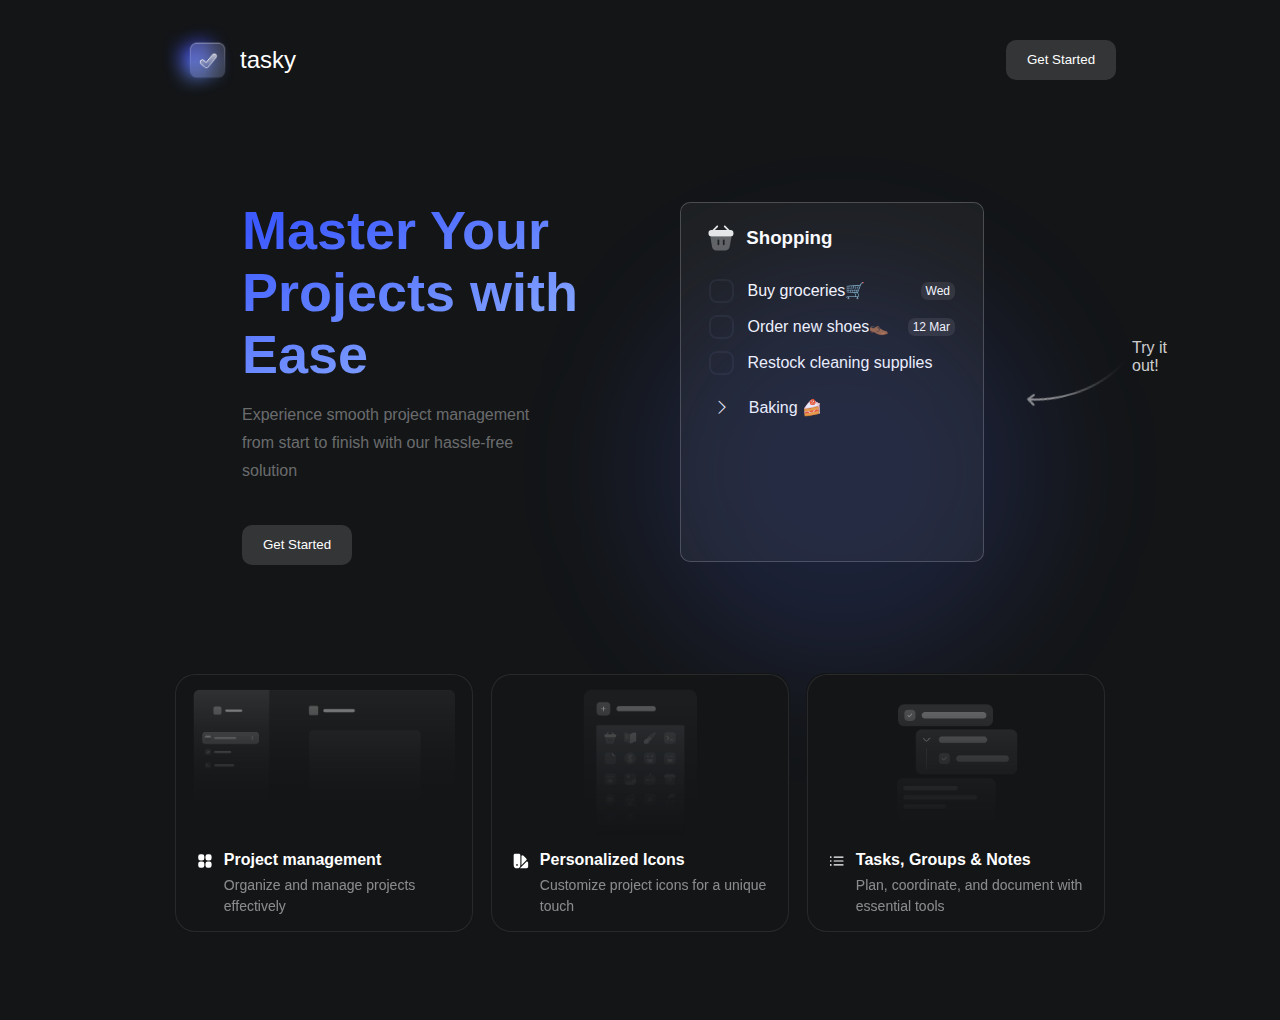
<file: index.html>
<!DOCTYPE html>
<html lang="en">
   <head>
      <meta charset="UTF-8">
      <meta http-equiv="X-UA-Compatible" content="IE=edge">
      <meta name="viewport" content="width=device-width, initial-scale=1.0">
      <title>tasky</title>
      <link rel="stylesheet" href="lp-style.css">
      <script defer src="lp-script.js"></script>
      <link rel="stylesheet" href="https://cdn.jsdelivr.net/npm/bootstrap-icons@1.8.3/font/bootstrap-icons.css">
      <link rel="icon" href="images/Group 13.png" type="image/icon type">
   </head>

   <body>
      <div id="blob"></div>
         
      <div class="nav-bar">
         <div class="nav-bar-logo">
            <img src="images/Group 13.png">
            <p>tasky</p>
         </div>
         <button class="hero-button"><a href="app.html">Get Started</a></button>
      </div>
         
      <div class="main">
         <div style="display:flex; flex-direction:row; justify-content: center; align-items:center; height: 60%; width: 100%;">
            <div class="hero-text">
               <h1>Master Your Projects with Ease</h1>
               <p>Experience smooth project management from start to finish with our hassle-free solution</p>
               <button class="hero-button" style="margin-left: 0px; margin-top: 40px;"><a href="app.html">Get Started</a></button>
            </div>

               <div class="hero-image">
                  <div class="hero-image-card">
                     <div style="display:flex; align-items: center; margin-left: 5px; margin-bottom: 20px;">
                        <img src="images/icons/bag.svg" style="margin-right:10px; height:30px; width:30px;">
                        <h3>Shopping</h3>
                     </div>
                           
                     <label>
                        <input type="checkbox" class="checkmark">
                        <span class="checkbox">
                           <i class="bi bi-check-lg"></i>
                        </span>
                        <div style="display:flex; justify-content:space-between; align-items: center; width:100%;">
                           <p>Buy groceries🛒</p>
                           <p style="margin-left:auto; font-size:12px; background-color:rgba(128, 128, 128, 0.199); padding: 2px 5px; border-radius: 7px;">Wed</p>
                        </div>
                     </label>
                     <label>
                        <input type="checkbox" class="checkmark">
                        <span class="checkbox">
                           <i class="bi bi-check-lg"></i>
                        </span>
                        <div style="display:flex; justify-content:space-between; align-items: center; width:100%;">
                           <p>Order new shoes👞</p>
                           <p
                              style="margin-left:auto; font-size:12px; background-color:rgba(128, 128, 128, 0.199); padding: 2px 5px; border-radius: 7px;">
                              12 Mar</p>
                        </div>
                     </label>
                     <label>
                        <input type="checkbox" class="checkmark">
                        <span class="checkbox">
                           <i class="bi bi-check-lg"></i>
                        </span>
                        <div style="display:flex; justify-content:space-between; align-items: center; width:100%;">
                           <p>Restock cleaning supplies</p>
                        </div>
                     </label>
                     
                        
                     <div class="group-tasks">
                                    <div class="group-tasks-dropdown">
                                       <span class="group-tasks-dropdown-arrow"><i class="bi bi-chevron-right"></i></span>
                                       <span class="group-title">Baking 🍰</span>
                                    </div>
                                    <ul class="group-tasks-container">
                                       <label>
                                          <input type="checkbox" class="checkmark">
                                          <span class="checkbox">
                                             <i class="bi bi-check-lg"></i>
                                          </span>
                                          <div style="display:flex; justify-content:space-between; align-items: center; width:100%;">
                                             <p>milk, butter, eggs</p>
                                          </div>
                                       </label>
                                       <label>
                                          <input type="checkbox" class="checkmark">
                                          <span class="checkbox">
                                             <i class="bi bi-check-lg"></i>
                                          </span>
                                          <div style="display:flex; justify-content:space-between; align-items: center; width:100%;">
                                             <p>flour, sugar</p>
                                          </div>
                                       </label>
                                    </ul>
                     </div>
                  </div>
                  <div class="hero-image-arrow">
                     <img src="images/hero arrow.png">
                     <p>Try it out!</p>

                  </div>
               </div>

         </div>

         
         
         

         <div id="cards">
            <div class="card">
               <div class="card-border"></div>
               <div class="card-content">
                  <img src="images/projects card.png">
                  <div class="card-content-text">
                     <svg xmlns="http://www.w3.org/2000/svg" viewBox="0 0 24 24" height="20" width="20" fill="currentColor"
                        className="w-6 h-6">
                        <path fillRule="evenodd"
                           d="M3 6a3 3 0 013-3h2.25a3 3 0 013 3v2.25a3 3 0 01-3 3H6a3 3 0 01-3-3V6zm9.75 0a3 3 0 013-3H18a3 3 0 013 3v2.25a3 3 0 01-3 3h-2.25a3 3 0 01-3-3V6zM3 15.75a3 3 0 013-3h2.25a3 3 0 013 3V18a3 3 0 01-3 3H6a3 3 0 01-3-3v-2.25zm9.75 0a3 3 0 013-3H18a3 3 0 013 3V18a3 3 0 01-3 3h-2.25a3 3 0 01-3-3v-2.25z"
                           clipRule="evenodd" />
                     </svg>
                     <div>
                        <span>Project management</span>
                        <p>Organize and manage projects effectively</p>
                     </div>
                  </div>
               </div>
            </div>
            <div class="card">
               <div class="card-border"></div>
               <div class="card-content">
                  <img src="images/customization card.png">
                  <div class="card-content-text">
                     <svg xmlns="http://www.w3.org/2000/svg" viewBox="0 0 24 24" height="20" width="20" fill="currentColor" className="w-6 h-6">
                        <path fillRule="evenodd"
                           d="M2.25 4.125c0-1.036.84-1.875 1.875-1.875h5.25c1.036 0 1.875.84 1.875 1.875V17.25a4.5 4.5 0 11-9 0V4.125zm4.5 14.25a1.125 1.125 0 100-2.25 1.125 1.125 0 000 2.25z"
                           clipRule="evenodd" />
                        <path
                           d="M10.719 21.75h9.156c1.036 0 1.875-.84 1.875-1.875v-5.25c0-1.036-.84-1.875-1.875-1.875h-.14l-8.742 8.743c-.09.089-.18.175-.274.257zM12.738 17.625l6.474-6.474a1.875 1.875 0 000-2.651L15.5 4.787a1.875 1.875 0 00-2.651 0l-.1.099V17.25c0 .126-.003.251-.01.375z" />
                     </svg>
                     <div>
                        <span>Personalized Icons</span>
                        <p>Customize project icons for a unique touch</p>
                     </div>
                  </div>
               </div>
            </div>
            <div class="card">
               <div class="card-border"></div>
               <div class="card-content">
                  <img src="images/functionality card.png">
                  <div class="card-content-text">
                     <svg xmlns="http://www.w3.org/2000/svg" viewBox="0 0 24 24" height="20" width="20" fill="currentColor" className="w-6 h-6">
                        <path fillRule="evenodd"
                           d="M2.625 6.75a1.125 1.125 0 112.25 0 1.125 1.125 0 01-2.25 0zm4.875 0A.75.75 0 018.25 6h12a.75.75 0 010 1.5h-12a.75.75 0 01-.75-.75zM2.625 12a1.125 1.125 0 112.25 0 1.125 1.125 0 01-2.25 0zM7.5 12a.75.75 0 01.75-.75h12a.75.75 0 010 1.5h-12A.75.75 0 017.5 12zm-4.875 5.25a1.125 1.125 0 112.25 0 1.125 1.125 0 01-2.25 0zm4.875 0a.75.75 0 01.75-.75h12a.75.75 0 010 1.5h-12a.75.75 0 01-.75-.75z"
                           clipRule="evenodd" />
                     </svg>
                     <div>
                        <span>Tasks, Groups & Notes</span>
                        <p>Plan, coordinate, and document with essential tools</p>
                     </div>
                  </div>
               </div>
            </div>
         </div>
      </div>
      
      
   </body>
</html>
</file>
<file: lp-style.css>
*{
   margin: 0px;
   box-sizing: border-box;
}

body{
   background-color: #131517;
   font-family: "Roboto", sans-serif;
   font-size: 16px;
   color: white;
   padding: 0px 5%;
   height: 100vh;
}

.hide{
   display: none;
}

#blob{
   z-index: -1;
   height: 80px;
   aspect-ratio: 1;
   position: absolute;
   left: 50%;
   top: 50%;
   translate: -50% -50%;
   border-radius: 50%;
   background: linear-gradient(to right, #546DFF, #7bb0ff);
   animation: rotate 15s infinite; 
   opacity: 0;
   filter: blur(20px);
   transition: opacity 0.5s ease;
}

@keyframes rotate{
   from {
      rotate: 0deg;
   }
   50%{
      scale: 1 1.2;
   }
   to{
      rotate: 360deg;
   }
}




.nav-bar{
   display: flex;
   align-items: center;
   height: 120px;
   width: 100%;
   padding-right: 100px;
   padding-left: 94px;
}

.nav-bar-logo{
   display: flex;
   flex-direction: row;
   align-items: center;
}

.nav-bar img {
   height: 80px;
   width: 80px;
   margin-right: 2px;
   -webkit-user-drag: none;
   user-select: none;

}

.nav-bar-logo p{
   font-size: 24px;
   font-weight: 500;
   margin: 0px;
}

.hero-button{
   display: flex;
   align-items: center;
   padding: 0px;
   background-color: rgba(255, 255, 255, 0.137);
   border: none;
   border-radius: 10px;
   color: white;
   cursor: pointer;
   margin-left: auto;
   transition: all 0.25s ease;
}

.hero-button:hover{
   background-color: rgba(255, 255, 255, 0.226);
}

.nav-bar a{
   line-height: 40px;
   width: 110px;
   color: white;
   text-decoration: none;
}

.main{
   display: flex;
   align-items: center;
   padding: 28px;
   padding-top: 0px;
   flex-direction: column;
   height: 100%;
   width: 100%;
}

.hero-text{
   display: flex;
   flex-direction: column;
   align-items: flex-start;
   justify-content: center;
   max-height: 285px;
   width: 100%;
   padding-left: 150px;
}

.hero-text h1{
   font-size: 54px;
   background: linear-gradient(to bottom right, #3d5aff 10%, #a9cbff);
   -webkit-background-clip: text;
   -webkit-text-fill-color: transparent;
}

.hero-text p{
   margin-top: 16px;
   width: 70%;
   line-height: 1.75;
   color: rgba(255, 255, 255, 0.384);
}



.hero-text a {
   line-height: 40px;
   width: 110px;
   color: white;
   text-decoration: none;
}

pre {
   position: relative;
   transform: perspective(5000px) rotateY(var(--rotateX)) rotateX(var(--rotateY));
}




/* shadow */
/*
pre::before {
   inset: 0.75rem;
   border-radius: inherit;
   background: black;
   z-index: -1;
   transform: translateZ(-50px);
   filter: blur(15px);
   opacity: 0.5;
}
*/

.hero-image{
   display: flex;
   align-items: center;
   justify-content: center;
   width: 100%;
}

.hero-image-card{
   width: 320px;
   height: 360px;
   border: 1px solid rgba(128, 128, 128, 0.473);
   border-radius: 10px; 
   background-color: #1E2022;
   transform: perspective(5000px) rotateY(var(--rotateX)) rotateX(var(--rotateY));
   padding: 20px;
   margin-left: auto;
}


.main::before{
   content: "";
   position: absolute;
   left: 50%;
   top: 30%;
   height: 400px;
   width: 400px;
   border-radius: 100%;
   background-color: #546eff25;
   filter: blur(60px);
}

.hero-image-arrow{
   display: flex;
   flex-direction: row;
   margin-left: 40px;
}

.hero-image-arrow p{
   margin-bottom: 50px;
   color: rgba(255, 255, 255, 0.8);
}

.hero-image-arrow img{
   user-select: none;
   object-fit: contain;
   transform: rotateZ(-15deg);
   -webkit-user-drag: none;
}

.hero-image-card label {
   display: flex;
   align-items: center;
   color: white;
   background-color: transparent;
   padding: 6px 8px;
   border-radius: 10px;
   transition: background-color 0.2s ease;
}

.hero-image-card label:hover{
   background-color: rgba(255, 255, 255, 0.06);
}


.hero-image-card > label > p{
   font-size: 16px;
}

.checkmark {
   visibility: hidden;
   position: absolute;
   transform: scale(0);
}

.checkbox {
   display: grid;
   place-items: center;
   width: 28px;
   height: 24px;
   margin-right: 14px;
   border-radius: 8px;
   /*background-color: #1a1c1e8c;*/
   border: 2px solid #272A30;
   cursor: pointer;
}

.checkbox:hover {
   background-color: #22252b;
}

.checkbox i {
   display: none;
   color: rgba(255, 255, 255, 0.8);
   font-size: 16px;
   height: 16.5px;
}



.checkmark:checked~.checkbox {
   background-color: #272A30;
}


.checkmark:checked~.checkbox i {
   display: block;
}

.group-tasks-dropdown{
   margin-top: 10px;
   margin-bottom: 5px;
   padding: 7px 8px;
   transition: background-color 0.2s ease;
   border-radius: 10px;
}

.group-tasks-dropdown:hover {
   background-color: rgba(255, 255, 255, 0.06);
}

.group-tasks-dropdown-arrow{
   margin-left: 5px;
   cursor: pointer;
   margin-right: 14px;
}

.arrow-down{
   transform: rotate(90deg);
}

.group-tasks-container{
   display: none;
   margin-left:20px;
   padding: 0;
   border-left: 2px solid #272A30;
}

.group-tasks-container label{
   margin-left: 10px;
}

#cards{
   display: flex;
   justify-content: center;
   flex-wrap: wrap;
   gap: 16px;
   width: calc(100% - 20px);
}


#cards:hover > .card > .card-border{
   opacity: 1;
}

.card{
   position: relative;
   background-color: #131517;
   height: 260px;
   width: 300px;
   border-radius: 20px; 
   cursor: pointer;
}

.card::before{
   position: absolute;
   top: 0px;
   left: 0px;
   border-radius: inherit;
   content: "";
   height: 100%;
   width: 100%;
   z-index: 0;
   background: radial-gradient(800px circle at var(--mouse-x) var(--mouse-y), rgba(255, 255, 255, 0.06), transparent 40%);
   opacity: 0;
   transition: opacity 0.5s;
}

.card:hover::before{
   opacity: 1;
}

.card::before, .card > .card-border {
   position: absolute;
   top: 0px;
   left: 0px;
   border-radius: inherit;
   content: "";
   height: 100%;
   width: 100%;
   z-index: 0;
   opacity: 0;
   transition: opacity 0.5s;
}

.card::before{
   z-index: 3;
   background: radial-gradient(1500px circle at var(--mouse-x) var(--mouse-y), rgba(255, 255, 255, 0.06), transparent 20%);
}

.card > .card-border{
   z-index: 1;
   background: radial-gradient(400px circle at var(--mouse-x) var(--mouse-y), rgba(255, 255, 255, 0.09), transparent 40%);
}

.card > .card-content{
   display: flex;
   flex-direction: column;
   align-items: center;
   justify-content: space-evenly;
   position: relative;
   z-index: 2;
   border: 1px solid rgba(128, 128, 128, 0.185);
   background-color: #131517;
   border-radius: inherit;
   margin: 1px;
   height: calc(100% - 2px);
   width: calc(100% - 2px);
   padding: 12px;
   padding-inline: 20px;
}

.card-content > img{
   height: 160px;
}

.card-content-text{
   display: flex;
   flex-direction: row;
   align-items: flex-start;
   width: 100%;
}

.card-content-text svg{
   margin-right: 10px;
}

.card-content-text span{
   font-size: 16px;
   font-weight: 600;
}

.card-content-text p{
   font-size: 14px;
   font-weight: 500;
   opacity: 0.5;
   line-height: 1.5;
   margin-top: 6px;
}

.card-content-text div{
   width: 100%;
}

@media(min-width: 1115px){
   #cards{
      margin-top: 30px;
   }
}
</file>
